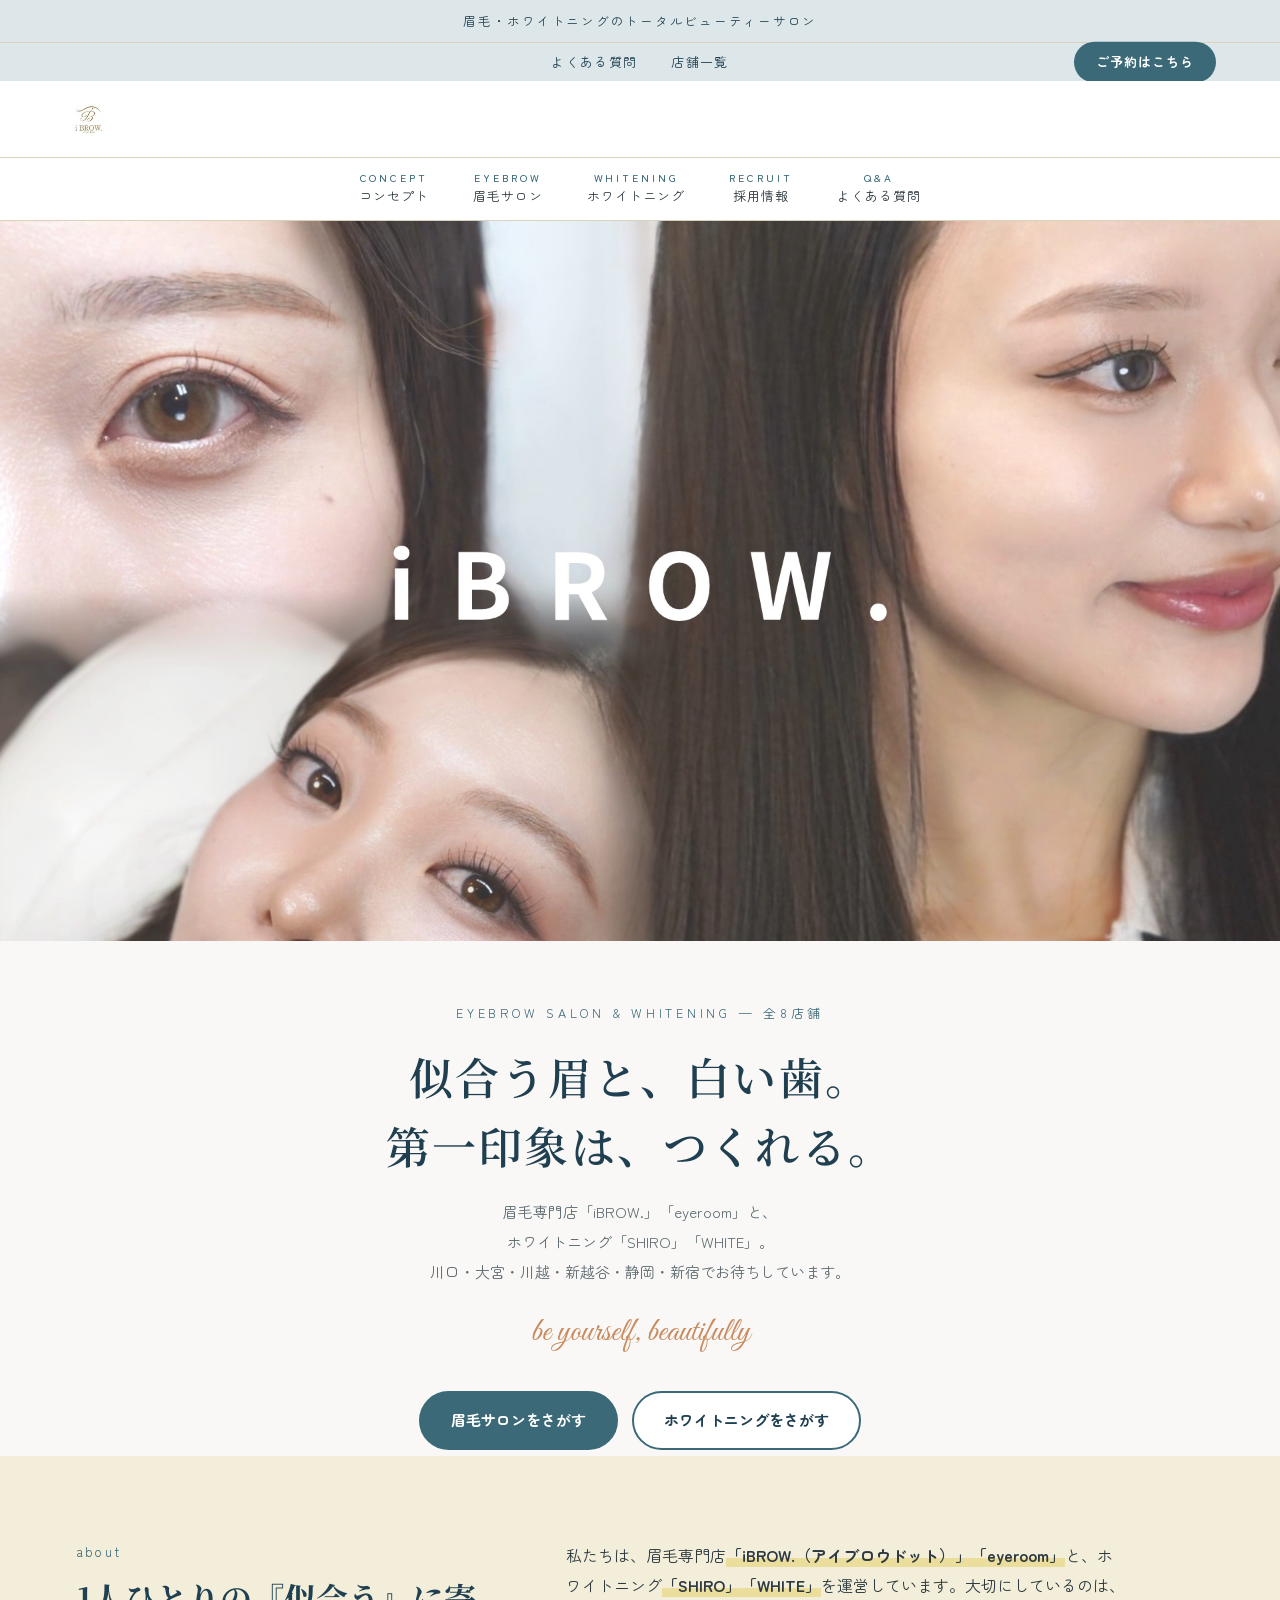
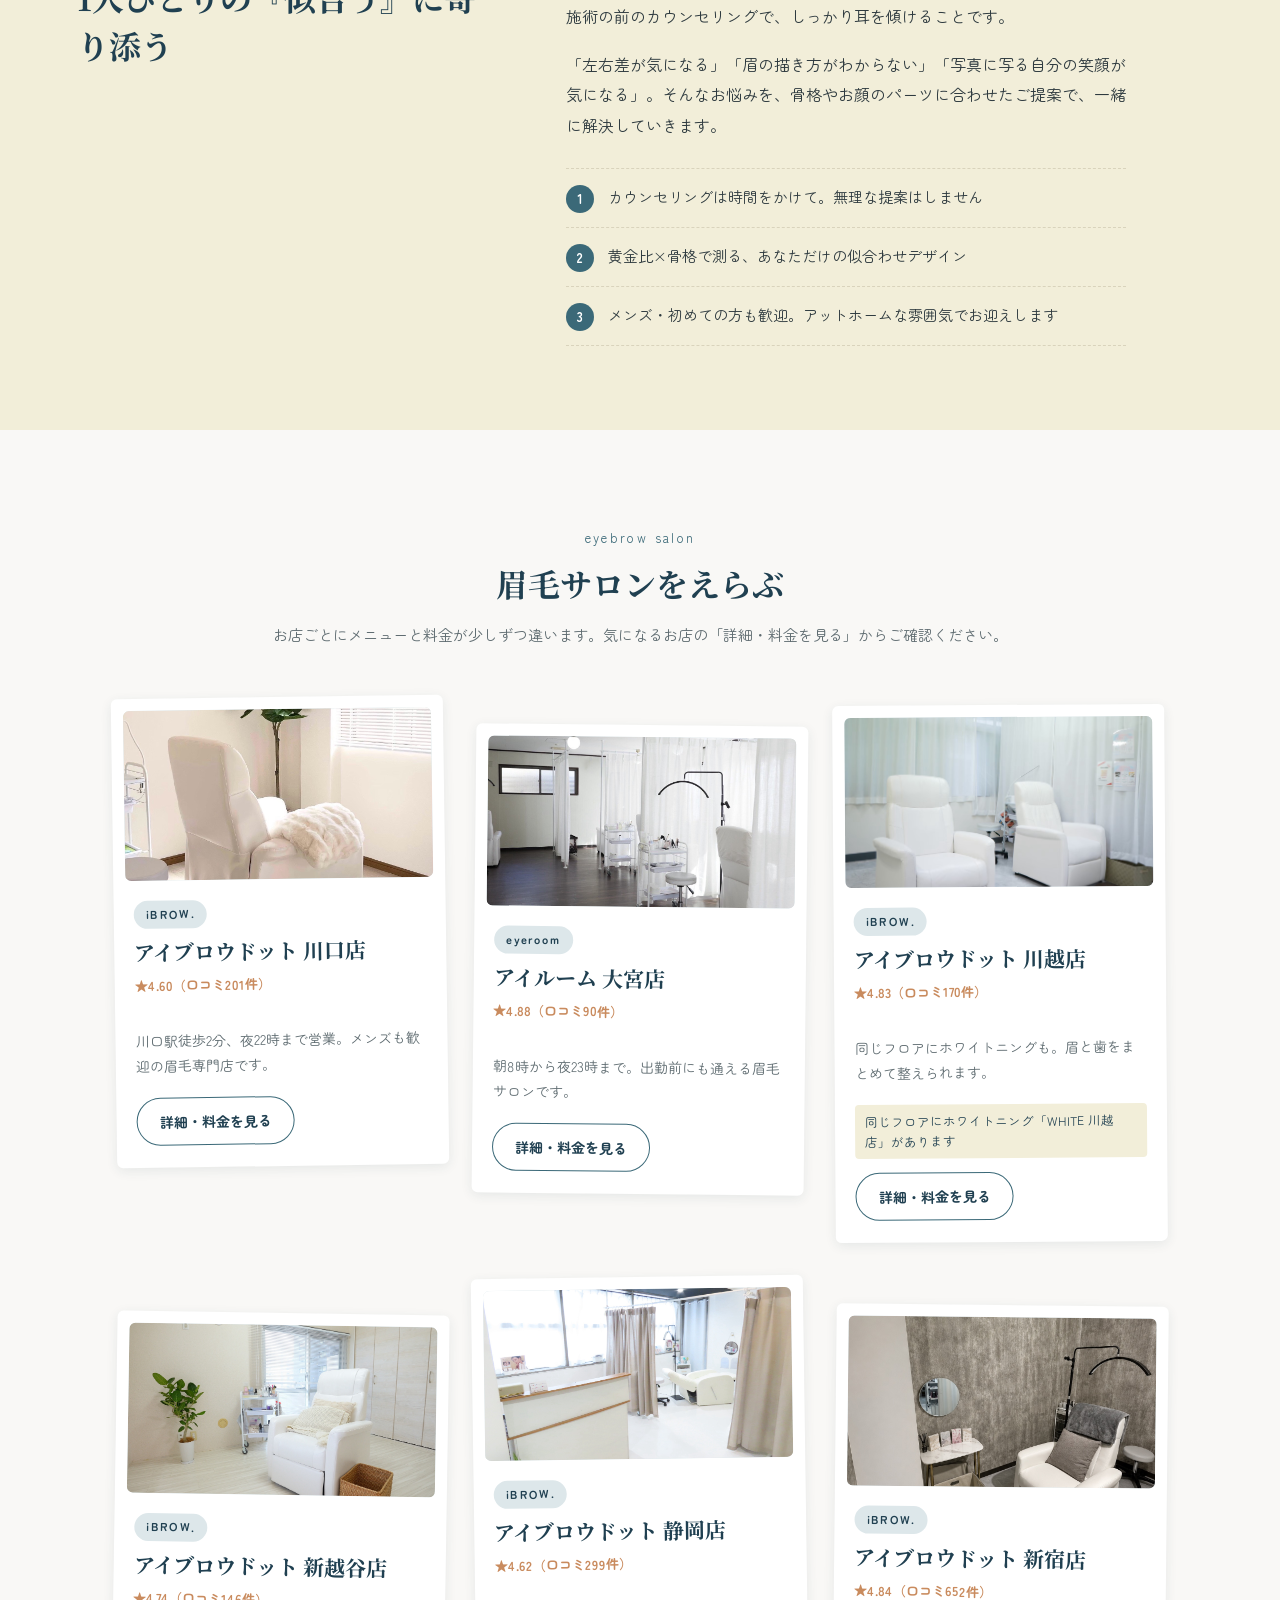
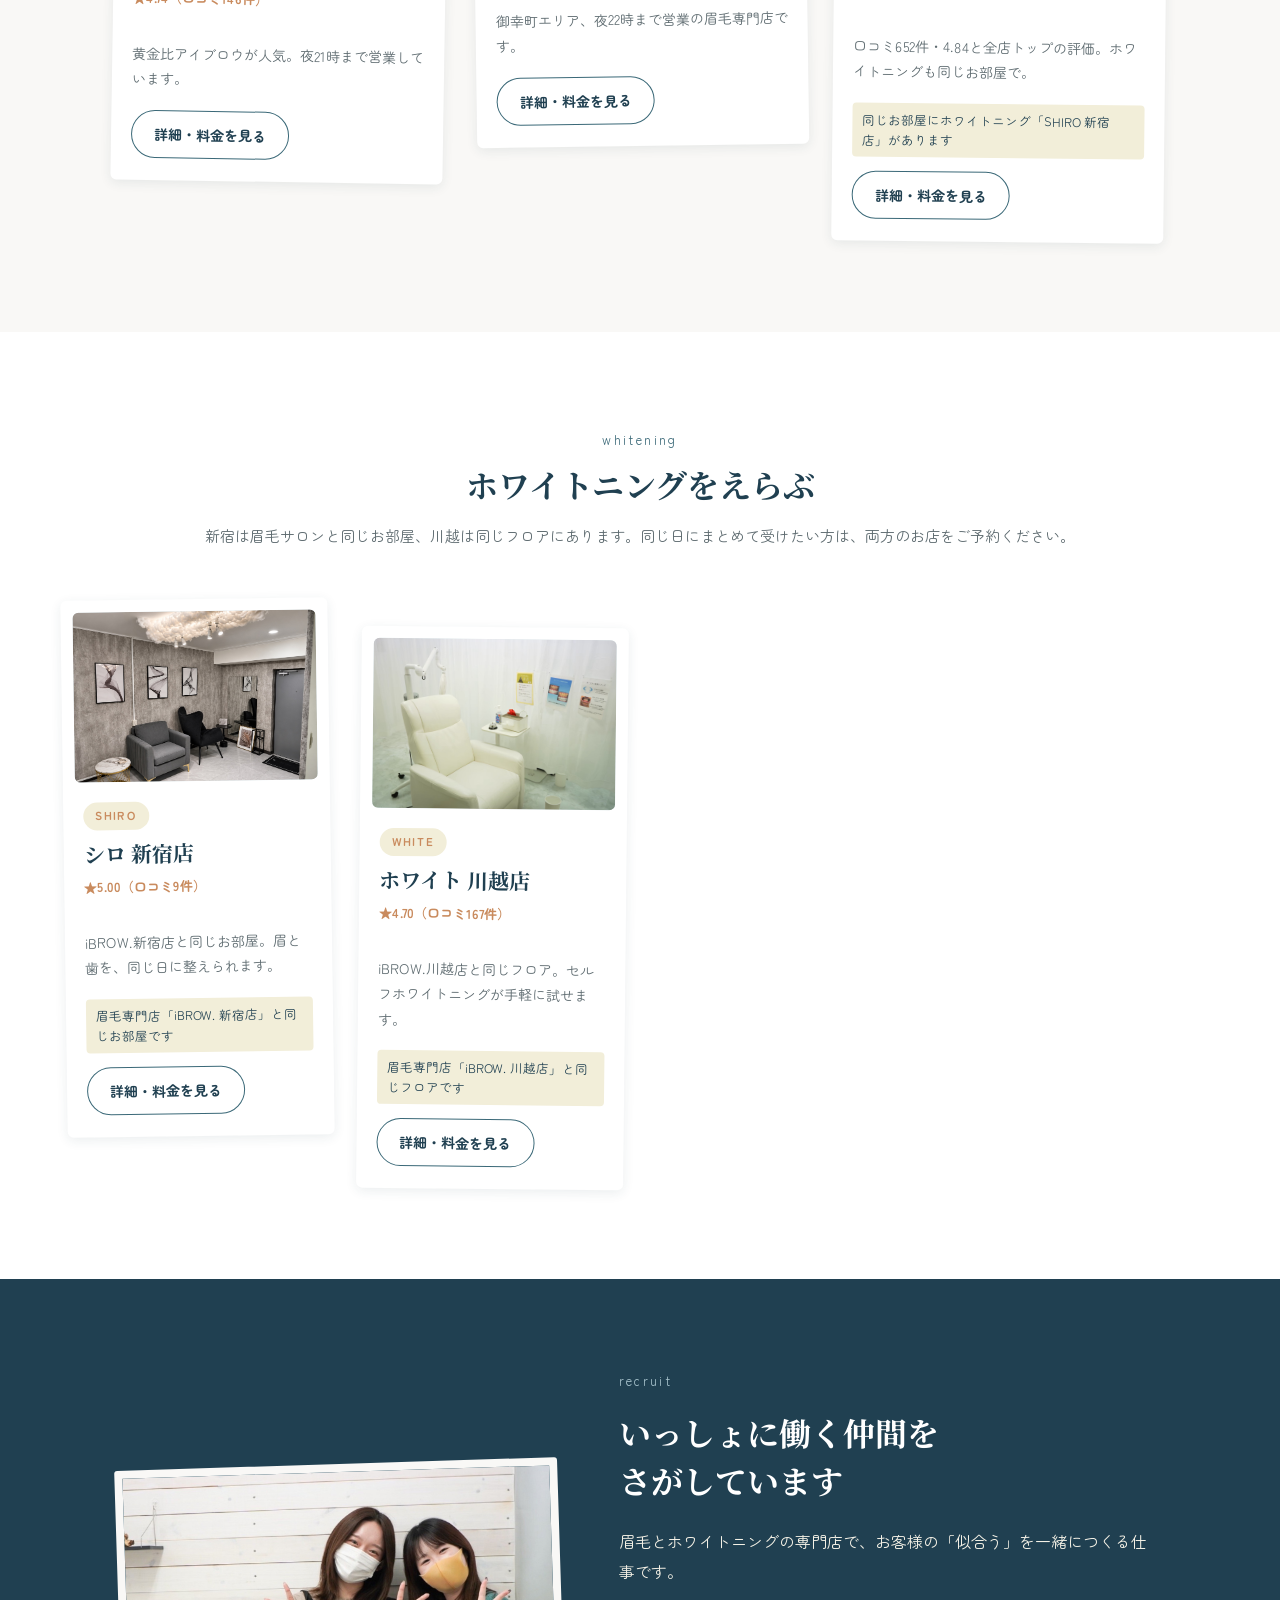
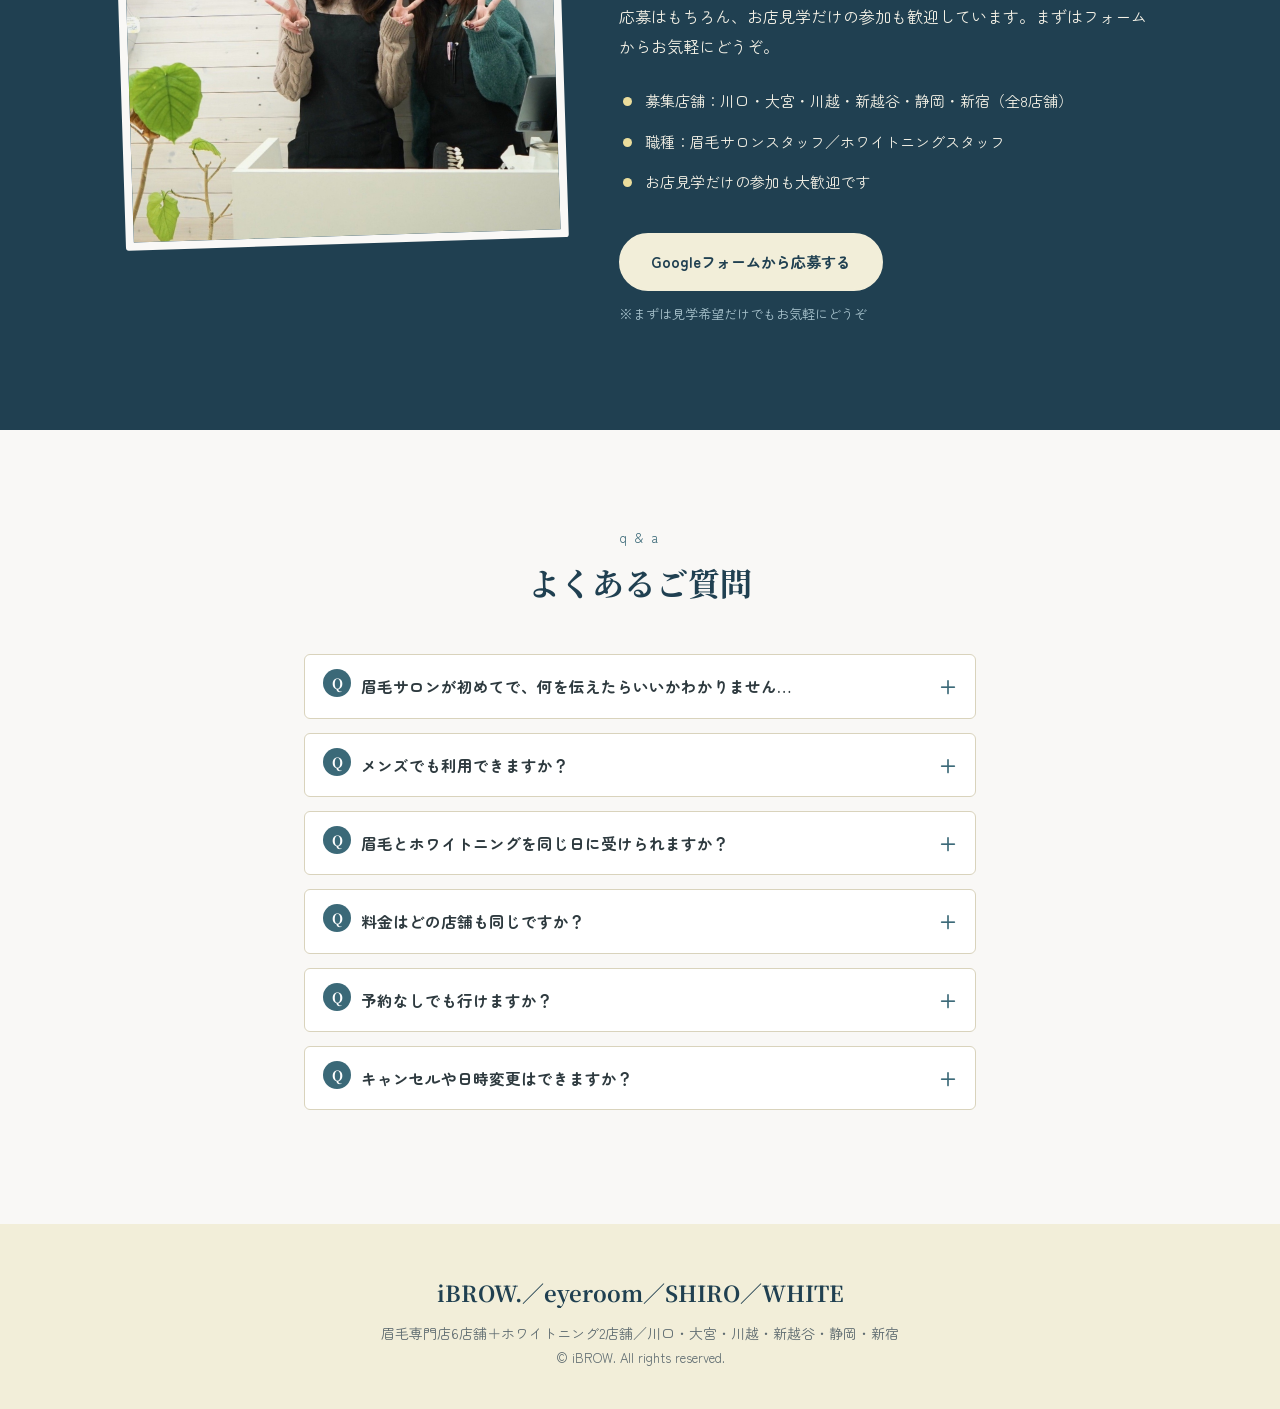
<file: index.html>
<!DOCTYPE html>
<html lang="ja">
<head>
  <meta charset="UTF-8">
  <meta name="viewport" content="width=device-width, initial-scale=1">
  <title>iBROW.・eyeroom・SHIRO・WHITE｜眉毛専門店＆ホワイトニング 全8店舗</title>
  <meta name="description" content="似合う眉と、白い歯。第一印象は、つくれる。眉毛専門店 iBROW.（アイブロウドット）・eyeroom と、ホワイトニング SHIRO・WHITE の公式サイト。川口・大宮・川越・新越谷・静岡・新宿の全8店舗。">
  <link rel="preconnect" href="https://fonts.googleapis.com">
  <link rel="preconnect" href="https://fonts.gstatic.com" crossorigin>
  <link href="https://fonts.googleapis.com/css2?family=Noto+Serif+JP:wght@500;700&family=Zen+Maru+Gothic:wght@400;500;700&family=Great+Vibes&display=swap" rel="stylesheet">
  <link rel="stylesheet" href="style.css">
</head>
<body>

<div class="band band-main">眉毛・ホワイトニングのトータルビューティーサロン</div>
<div class="band band-sub">
  <div class="band-links">
    <a href="#faq">よくある質問</a>
    <a href="#eyebrow">店舗一覧</a>
  </div>
  <a class="band-btn" href="#eyebrow">ご予約はこちら</a>
</div>
<header class="site-header">
  <a href="#top" class="logo"><img class="logo-img" src="images/logo-ibrow.jpg" alt="iBROW."></a>
</header>
<nav class="main-nav" aria-label="メインメニュー">
  <a href="#about"><span>CONCEPT</span>コンセプト</a>
  <a href="#eyebrow"><span>EYEBROW</span>眉毛サロン</a>
  <a href="#whitening"><span>WHITENING</span>ホワイトニング</a>
  <a href="#recruit"><span>RECRUIT</span>採用情報</a>
  <a href="#faq"><span>Q&amp;A</span>よくある質問</a>
</nav>

<main>
  <!-- ========== トップビュー ========== -->
  <div id="top-view">

    <section class="hero-fv" id="top">
      <div class="hero-fv-photo photo" data-label="メインビジュアル">
        <img class="fv-slide is-active" src="images/hero-1.jpg" alt="サロンのメインビジュアル" onerror="this.remove()">
        <img class="fv-slide" src="images/hero-2.jpg" alt="" onerror="this.remove()">
      </div>
    </section>

    <section class="fv-message">
      <p class="fm-over">EYEBROW SALON &amp; WHITENING — 全8店舗</p>
      <h1>似合う眉と、白い歯。<br>第一印象は、つくれる。</h1>
      <p class="fm-lead">眉毛専門店「iBROW.」「eyeroom」と、<br>ホワイトニング「SHIRO」「WHITE」。<br>川口・大宮・川越・新越谷・静岡・新宿でお待ちしています。</p>
      <p class="fm-script">be yourself, beautifully</p>
      <div class="btn-row">
        <a href="#eyebrow" class="btn btn-primary">眉毛サロンをさがす</a>
        <a href="#whitening" class="btn btn-outline">ホワイトニングをさがす</a>
      </div>
</section>

    <section class="about" id="about">
      <div class="section-head left">
        <p class="eyebrow">about</p>
        <h2>1人ひとりの『似合う』に寄り添う</h2>
      </div>
      <div class="about-body">
        <p>私たちは、眉毛専門店<strong>「iBROW.（アイブロウドット）」「eyeroom」</strong>と、ホワイトニング<strong>「SHIRO」「WHITE」</strong>を運営しています。大切にしているのは、施術の前のカウンセリングで、しっかり耳を傾けることです。</p>
        <p>「左右差が気になる」「眉の描き方がわからない」「写真に写る自分の笑顔が気になる」。そんなお悩みを、骨格やお顔のパーツに合わせたご提案で、一緒に解決していきます。</p>
        <ul class="about-points">
          <li><span>1</span>カウンセリングは時間をかけて。無理な提案はしません</li>
          <li><span>2</span>黄金比×骨格で測る、あなただけの似合わせデザイン</li>
          <li><span>3</span>メンズ・初めての方も歓迎。アットホームな雰囲気でお迎えします</li>
        </ul>
      </div>
    </section>

    <section class="stores" id="eyebrow">
      <div class="section-head">
        <p class="eyebrow">eyebrow salon</p>
        <h2>眉毛サロンをえらぶ</h2>
        <p class="section-note">お店ごとにメニューと料金が少しずつ違います。気になるお店の「詳細・料金を見る」からご確認ください。</p>
      </div>
      <div class="store-grid" id="eyebrow-grid"><!-- JSで店舗カードを生成 --></div>
    </section>

    <section class="stores alt" id="whitening">
      <div class="section-head">
        <p class="eyebrow">whitening</p>
        <h2>ホワイトニングをえらぶ</h2>
        <p class="section-note">新宿は眉毛サロンと同じお部屋、川越は同じフロアにあります。同じ日にまとめて受けたい方は、両方のお店をご予約ください。</p>
      </div>
      <div class="store-grid" id="whitening-grid"><!-- JSで店舗カードを生成 --></div>
    </section>

    <section class="recruit" id="recruit">
      <div class="recruit-inner">
        <div class="recruit-photo photo" data-label="スタッフ集合写真">
          <img src="images/recruit.jpg" alt="笑顔のスタッフ" onerror="this.remove()">
        </div>
        <div class="recruit-text">
          <p class="eyebrow">recruit</p>
          <h2>いっしょに働く仲間を<br>さがしています</h2>
          <p>眉毛とホワイトニングの専門店で、お客様の「似合う」を一緒につくる仕事です。</p>
          <p>応募はもちろん、お店見学だけの参加も歓迎しています。まずはフォームからお気軽にどうぞ。</p>
          <ul class="recruit-list">
            <li>募集店舗：川口・大宮・川越・新越谷・静岡・新宿（全8店舗）</li>
            <li>職種：眉毛サロンスタッフ／ホワイトニングスタッフ</li>
            <li>お店見学だけの参加も大歓迎です</li>
          </ul>
          <a href="https://docs.google.com/forms/d/e/1FAIpQLScioyRLbJinTWCiEUjoCBJADLF4UkJIu0IgXylwB3P2kunfPg/viewform?usp=publish-editor" class="btn btn-primary" target="_blank" rel="noopener">Googleフォームから応募する</a>
          <p class="small">※まずは見学希望だけでもお気軽にどうぞ</p>
        </div>
      </div>
    </section>

    <section class="faq" id="faq">
      <div class="section-head">
        <p class="eyebrow">Q &amp; A</p>
        <h2>よくあるご質問</h2>
      </div>
      <div class="faq-list">
        <details>
          <summary>眉毛サロンが初めてで、何を伝えたらいいかわかりません…</summary>
          <p>大丈夫です。カウンセリングで骨格やお顔のパーツの黄金比を測り、似合う眉をご提案します。「左右差が気になる」「描き方がわからない」など、普段のお悩みをそのままお話しください。</p>
        </details>
        <details>
          <summary>メンズでも利用できますか？</summary>
          <p>はい。メンズ専用メニューを用意している店舗もあります（川口店など）。清潔感のある似合わせ眉は、ビジネスシーンでも好評です。各店舗ページのメニューをご確認ください。</p>
        </details>
        <details>
          <summary>眉毛とホワイトニングを同じ日に受けられますか？</summary>
          <p>新宿（同じお部屋）と川越（同じフロア）では、両方のお店が同じ場所にあります。それぞれの店舗ページからご予約いただければ、同じ日にまとめて受けられます。</p>
        </details>
        <details>
          <summary>料金はどの店舗も同じですか？</summary>
          <p>店舗ごとに少しずつ異なります。各店舗ページの料金表と、ホットペッパービューティーのクーポンをご確認ください。</p>
        </details>
        <details>
          <summary>予約なしでも行けますか？</summary>
          <p>完全予約制の店舗もあるため、ホットペッパービューティーからのご予約がおすすめです。当日予約に対応している店舗もあります。</p>
        </details>
        <details>
          <summary>キャンセルや日時変更はできますか？</summary>
          <p>ホットペッパービューティーの予約画面から変更・キャンセルが可能です。急な場合はお店に直接お電話ください。</p>
        </details>
      </div>
    </section>
  </div>

  <!-- ========== 店舗詳細ビュー ========== -->
  <div id="detail-view" hidden>
    <article class="detail" id="detail-article"><!-- JSで生成 --></article>
  </div>
</main>

<footer class="site-footer">
  <p class="footer-logo">iBROW.／eyeroom／SHIRO／WHITE</p>
  <p>眉毛専門店6店舗＋ホワイトニング2店舗／川口・大宮・川越・新越谷・静岡・新宿</p>
  <p class="small">&copy; iBROW. All rights reserved.</p>
</footer>

<script>
/* ========= 店舗データ（ホットペッパービューティー掲載情報 2026-11-14時点） ========= */
/* menus は各店の掲載クーポン（2026-11-14に確認、期間限定クーポンは除外）。price は数値（円）、割引表記は priceText で記載 */
const STORES = [
  /* ---------- 眉毛サロン ---------- */
  { id: "kawaguchi", type: "eyebrow", brand: "iBROW.", brandEn: "ibrow",
    name: "アイブロウドット 川口店", rating: "★4.60（口コミ201件）",
    appeal: "川口駅徒歩2分、夜22時まで営業。メンズも歓迎の眉毛専門店です。",
    address: "埼玉県川口市栄町3-1-13 若菜ビル305", access: "JR川口駅 東口より徒歩2分", tel: "048-229-2369",
    hours: "9:00～22:00", closed: "不定休",
    comment: "骨格やお顔のパーツの黄金比をもとに、あなたに合う美眉をご提案します。自眉を活かす施術なので、日々のメイクが簡単になります。",
    hp: "https://beauty.hotpepper.jp/kr/slnH000753013/",
    menus: [
      { name: "美眉アイブロウWAX＋毛量調整", note: "人気No.1", price: 4980 },
      { name: "美眉アイブロウWAX（女性・新規）", note: "", price: 4200 },
      { name: "美眉アイブロウWAX（男性・新規）", note: "男性限定", price: 4200 },
      { name: "眉毛＋パーツ脱毛", note: "当店No.2／鼻 or 口 or Cゾーン", price: 4500 },
      { name: "美眉ワックス脱毛（U24学割）", note: "学生証の提示が必要です", price: 4000 },
      { name: "メンズ美眉ワックス脱毛", note: "男性・2回目以降", price: 5980 },
      { name: "美眉ワックス脱毛＋間引きセット", note: "2回目以降の方", price: 6200 },
      { name: "美眉ワックス脱毛（学割U24）", note: "リピーター限定", price: 4980 },
      { name: "眉毛＋全顔ワックス脱毛", note: "", price: 12000 }
    ] },
  { id: "omiya", type: "eyebrow", brand: "eyeroom", brandEn: "eyeroom",
    name: "アイルーム 大宮店", rating: "★4.88（口コミ90件）",
    appeal: "朝8時から夜23時まで。出勤前にも通える眉毛サロンです。",
    address: "埼玉県さいたま市大宮区東町1丁目146-2 ラプラド1F", tel: "048-871-6562",
    hours: "8:00～23:00", closed: "不定休",
    comment: "ホットペッパービューティーの口コミは4.88と、全店でもトップクラスの評価をいただいています。",
    hp: "https://beauty.hotpepper.jp/kr/slnH000818984/",
    menus: [
      { name: "美眉アイブロウWAX＋間引き（毛量調整）", note: "人気No.1", price: 4980 },
      { name: "美眉アイブロウWAX（女性）", note: "新規", price: 4400 },
      { name: "美眉アイブロウWAX（男性）", note: "男性限定・新規", price: 4500 },
      { name: "眉毛＋パーツ脱毛", note: "人気No.2／鼻 or 口 or Cゾーン", price: 4980 },
      { name: "眉毛＋全顔ワックス脱毛", note: "", price: 13000 },
      { name: "美眉ワックス脱毛", note: "リピーター限定", price: 5500 },
      { name: "美眉ワックス脱毛＋間引き（毛量調整）", note: "2回目以降", price: 6300 },
      { name: "美眉ワックス脱毛（学割U24）", note: "リピーター限定", price: 4980 },
      { name: "美眉アイブロウスタイリング相談", note: "相談後にメニューを決定", priceText: "無料" }
    ] },
  { id: "kawagoe", type: "eyebrow", brand: "iBROW.", brandEn: "ibrow",
    name: "アイブロウドット 川越店", rating: "★4.83（口コミ170件）",
    appeal: "同じフロアにホワイトニングも。眉と歯をまとめて整えられます。",
    pair: "同じフロアにホワイトニング「WHITE 川越店」があります",
    address: "埼玉県川越市新宿町1-1-13 大谷ビル2F", tel: "049-238-4490",
    hours: "10:00～21:00", closed: "不定休",
    comment: "ホットペッパービューティーの口コミは4.83（170件）と高評価をいただいています。",
    hp: "https://beauty.hotpepper.jp/kr/slnH000685765/",
    menus: [
      { name: "女性アイブロウWAX＋パーツ脱毛", note: "人気No.1／額 or 頬", price: 5500 },
      { name: "女性アイブロウWAX＋パーツ脱毛", note: "人気No.2／鼻 or 口 or Cゾーン", price: 5000 },
      { name: "美眉アイブロウスタイリング", note: "新規", price: 4880 },
      { name: "メンズアイブロウ眉毛スタイリング", note: "男性・新規", priceText: "￥5,500 → ￥4,980" },
      { name: "男性アイブロウスタイリング＋パーツ脱毛", note: "男性限定・新規／額 or 頬", price: 6500 },
      { name: "まつげパーマ", note: "新規／トリートメント or アイシャンプー込", price: 5000 },
      { name: "アイブロウWAX＋まつげパーマ", note: "新規", price: 8800 },
      { name: "選べるまつげパーマ", note: "2回目以降", price: 5500 },
      { name: "アイブロウスタイリング（女性）", note: "再来", price: 5500 },
      { name: "メンズアイブロウ眉毛スタイリング", note: "男性・再来", price: 5980 },
      { name: "アイブロウスタイリング", note: "学割U24・男性・再来", price: 5500 }
    ] },
  { id: "shinkoshigaya", type: "eyebrow", brand: "iBROW.", brandEn: "ibrow",
    name: "アイブロウドット 新越谷店", rating: "★4.74（口コミ146件）",
    appeal: "黄金比アイブロウが人気。夜21時まで営業しています。",
    address: "埼玉県越谷市南越谷4丁目8-6 キャピタル新越谷405号室", tel: "048-972-4508",
    hours: "9:00～21:00", closed: "不定休",
    comment: "ホットペッパービューティーの口コミは4.74（146件）と高評価をいただいています。",
    hp: "https://beauty.hotpepper.jp/kr/slnH000777968/",
    menus: [
      { name: "黄金比アイブロウWAX＋毛量調整", note: "人気No.1", price: 4780 },
      { name: "美眉アイブロウスタイリング", note: "女性・新規", price: 3880 },
      { name: "骨格診断つきアイブロウスタイリング", note: "男性限定・新規", price: 3980 },
      { name: "アイブロウスタイリング", note: "平日・当日予約限定／新規", price: 3600 },
      { name: "アイブロウスタイリング＋パーツ脱毛", note: "女性・新規／鼻 or 口 or Cゾーン", price: 4780 },
      { name: "アイブロウスタイリング＋顔WAX脱毛", note: "女性・新規／額 or 頬周り", price: 5780 },
      { name: "アイブロウスタイリング＋顔WAX脱毛", note: "女性・新規／額＋Cゾーン", price: 6380 },
      { name: "アイブロウスタイリング＋顔WAX脱毛", note: "メンズ・新規／額＋Cゾーン", price: 6480 },
      { name: "デザイン選べるまつげパーマ", note: "新規", price: 4500 },
      { name: "上下まつげパーマ", note: "新規", price: 7500 },
      { name: "アイブロウスタイリング＋まつげパーマ", note: "新規", price: 7500 },
      { name: "アイブロウスタイリング＋間引きセット", note: "2回目以降", price: 6100 },
      { name: "アイブロウスタイリング＋パーツWAX脱毛", note: "2回目以降／鼻 or Cゾーン or 口", price: 6100 },
      { name: "アイブロウスタイリング（女性限定）", note: "再来", price: 5200 },
      { name: "メンズアイブロウスタイリング", note: "再来", price: 5500 },
      { name: "完全オーダーメイド診断", note: "施術料金は別途", priceText: "無料" }
    ] },
  { id: "shizuoka", type: "eyebrow", brand: "iBROW.", brandEn: "ibrow",
    name: "アイブロウドット 静岡店", rating: "★4.62（口コミ299件）",
    appeal: "御幸町エリア、夜22時まで営業の眉毛専門店です。",
    address: "静岡県静岡市葵区御幸町4-2 ポワソンビル3B", tel: "054-270-7434",
    hours: "10:00～22:00（最終受付21:00）", closed: "不定休",
    comment: "ホットペッパービューティーの口コミは299件と、多くのお客様にご利用いただいています。",
    hp: "https://beauty.hotpepper.jp/kr/slnH000735936/",
    menus: [
      { name: "アイブロウ＋パーツ脱毛", note: "人気No.1／鼻 or 口 or Cゾーン", price: 4700 },
      { name: "アイブロウスタイリング＋間引きセット", note: "新規", price: 4600 },
      { name: "アイブロウスタイリング＋顔WAX脱毛", note: "新規／額 or 頬周り", price: 5700 },
      { name: "選べるまつ毛パーマ＆アイブロウWAX", note: "新規", price: 8000 },
      { name: "アイブロウスタイリング", note: "再来", price: 5500 },
      { name: "アイブロウ＋間引きセット", note: "全員", price: 6000 },
      { name: "アイブロウ＋パーツ脱毛", note: "全員", price: 6600 },
      { name: "アイブロウ＋顔WAX脱毛", note: "全員／額 or 頬周り", price: 6980 },
      { name: "アイブロウスタイリング＋全顔WAX脱毛", note: "全員", price: 10500 },
      { name: "美眉アイブロウWAX", note: "学割U24／骨格診断つき", price: 4980 },
      { name: "美眉アイブロウスタイリング相談", note: "相談後にメニューを決定", priceText: "無料" }
    ] },
  { id: "shinjuku", type: "eyebrow", brand: "iBROW.", brandEn: "ibrow",
    name: "アイブロウドット 新宿店", rating: "★4.84（口コミ652件）",
    appeal: "口コミ652件・4.84と全店トップの評価。ホワイトニングも同じお部屋で。",
    pair: "同じお部屋にホワイトニング「SHIRO 新宿店」があります",
    address: "東京都新宿区西新宿7丁目5-6 新宿ダイカンプラザ756 301号室", tel: "03-5937-6537",
    hours: "10:00～23:00", closed: "不定休",
    comment: "ホットペッパービューティーの口コミは4.84（652件）。多くのリピーター様に支えられている店舗です。",
    hp: "https://beauty.hotpepper.jp/kr/slnH000749485/",
    menus: [
      { name: "眉毛アイブロウWAXデザイン＋間引き", note: "人気No.1・新規", price: 5200 },
      { name: "眉毛アイブロウWAXデザイン", note: "初めての方・新規", price: 4200 },
      { name: "眉毛アイブロウWAXデザイン", note: "当日予約限定・新規", priceText: "￥4,500 → ￥3,980" },
      { name: "眉毛アイブロウWAXデザイン（女性）", note: "平日限定・新規", price: 4000 },
      { name: "眉毛アイブロウWAXデザイン（男性）", note: "平日限定・新規", price: 4000 },
      { name: "眉毛アイブロウWAXデザイン＋パーツ脱毛", note: "新規／鼻 or 口 or Cゾーン", price: 5200 },
      { name: "眉毛アイブロウWAXデザイン＋顔WAX脱毛", note: "新規／額 or 頬周り", price: 6200 },
      { name: "デザイン選べるオリジナルまつげパーマ", note: "新規", price: 4500 },
      { name: "韓国風束感まつげパーマ", note: "新規／アイシャンプー＆トリートメント込", price: 5400 },
      { name: "眉毛アイブロウ＋まつげパーマ", note: "新規", price: 8980 },
      { name: "眉毛アイブロウWAXデザイン＋間引き", note: "全員", price: 5980 },
      { name: "眉毛アイブロウWAXデザイン（女性）", note: "女性・再来限定", price: 4980 },
      { name: "眉毛アイブロウWAXデザイン＋全顔WAX脱毛", note: "全員", price: 12000 },
      { name: "デザイン選べるオリジナルまつげパーマ", note: "2回目以降", price: 5200 },
      { name: "眉毛アイブロウWAXデザイン", note: "学割U24", price: 3800 }
    ] },

  /* ---------- ホワイトニング ---------- */
  { id: "shinjuku-shiro", type: "whitening", brand: "SHIRO", brandEn: "shiro",
    name: "シロ 新宿店", rating: "★5.00（口コミ9件）",
    appeal: "iBROW.新宿店と同じお部屋。眉と歯を、同じ日に整えられます。",
    pair: "眉毛専門店「iBROW. 新宿店」と同じお部屋です",
    address: "東京都新宿区西新宿7-5-6 新宿ダイカンプラザ756 301号室", tel: "070-3152-4710",
    hours: "10:00～21:00", closed: "不定休",
    comment: "ホットペッパービューティーの口コミは5.00（9件）。眉毛とあわせてのご利用も増えています。",
    hp: "https://beauty.hotpepper.jp/kr/slnH000818615/",
    menus: [
      { name: "回数券コース", note: "人気No.1／20分×20回", priceText: "￥69,800 → ￥38,800" },
      { name: "回数券コース", note: "人気No.3／20分×10回", priceText: "￥34,900 → ￥28,800" },
      { name: "WHITEプレミアム美白コース", note: "新規／60分照射", priceText: "￥29,800 → ￥14,800" },
      { name: "セルフホワイトニング", note: "新規／17分×2回", priceText: "￥6,000 → ￥2,500" },
      { name: "セルフホワイトニング", note: "学割U24・新規／17分×2回", priceText: "￥6,980 → ￥2,000" },
      { name: "ブライダル 1Day集中コース", note: "新規／20分×3回", price: 9800 },
      { name: "美白セルフホワイトニング", note: "全員／照射40分", price: 6980 },
      { name: "ペア来店予約", note: "全員／15分×2回照射・予約時はお電話ください", priceText: "￥9,960 → ￥4,980" },
      { name: "セルフホワイトニング（歯科提携）", note: "当日ご成約の方限定", priceText: "￥2,500 → ￥0" },
      { name: "回数券の会員様限定（ご予約用）", note: "回数券をお持ちの方専用", priceText: "￥0" }
    ] },
  { id: "kawagoe-white", type: "whitening", brand: "WHITE", brandEn: "white",
    name: "ホワイト 川越店", rating: "★4.70（口コミ167件）",
    appeal: "iBROW.川越店と同じフロア。セルフホワイトニングが手軽に試せます。",
    pair: "眉毛専門店「iBROW. 川越店」と同じフロアです",
    address: "埼玉県川越市新宿町1-1-13 大谷ビル2F", tel: "080-8117-6303",
    hours: "10:00～23:00", closed: "不定休",
    comment: "ホットペッパービューティーの口コミは4.70（167件）と高評価をいただいています。",
    hp: "https://beauty.hotpepper.jp/kr/slnH000685764/",
    menus: [
      { name: "セルフホワイトニング", note: "人気No.1／20分×2回", priceText: "￥6,000 → ￥2,500" },
      { name: "回数券10回券", note: "当店人気No.1／40分×10回", priceText: "￥80,000 → ￥40,000" },
      { name: "セルフホワイトニング 照射30分", note: "学割U24・人気No.2", price: 1500 },
      { name: "1日完結セルフホワイトニング", note: "新規／1日で白くしたい方へ", price: 6980 },
      { name: "セルフホワイトニング", note: "誕生日月限定・新規", priceText: "￥1,980 → ￥500" },
      { name: "セルフホワイトニング", note: "ご紹介様限定・新規", price: 1000 },
      { name: "ブライダル 1Day集中コース", note: "20分×3回", price: 9800 },
      { name: "セルフホワイトニング 30分", note: "学割U24", price: 6000 },
      { name: "無料カウンセリング", note: "メニューはご来店後に相談", priceText: "無料" },
      { name: "回数券の会員様限定（ご予約用）", note: "回数券をご購入の方限定", priceText: "￥0" }
    ] }
];

/* ========= 描画 ========= */
const yen = n => "¥" + n.toLocaleString("ja-JP");
const esc = s => String(s).replace(/[&<>"']/g, c => ({"&":"&amp;","<":"&lt;",">":"&gt;",'"':"&quot;","'":"&#39;"}[c]));
const SITE_TITLE = "iBROW.・eyeroom・SHIRO・WHITE｜眉毛専門店＆ホワイトニング 全8店舗";

function cardHTML(s) {
  return `
    <article class="store-card">
      <figure class="photo" data-label="${esc(s.name)}">
        <img src="images/${s.id}.jpg" alt="${esc(s.name)}の店内" loading="lazy" onerror="this.remove()">
      </figure>
      <div class="store-card-body">
        <span class="brand-tag${s.type === "whitening" ? " white" : ""}">${esc(s.brand)}</span>
        <h3>${esc(s.name)}</h3>
        <p class="rating">${esc(s.rating)}</p>
        <p>${esc(s.appeal)}</p>
        ${s.pair ? `<div class="pair">${esc(s.pair)}</div>` : ""}
        <a href="#store-${s.id}" class="btn btn-outline">詳細・料金を見る</a>
      </div>
    </article>`;
}

function renderCards() {
  document.getElementById("eyebrow-grid").innerHTML =
    STORES.filter(s => s.type === "eyebrow").map(cardHTML).join("");
  document.getElementById("whitening-grid").innerHTML =
    STORES.filter(s => s.type === "whitening").map(cardHTML).join("");
}

function renderDetail(s) {
  const rows = s.menus.map(m => `
    <tr><th scope="row">${esc(m.name)}${m.note ? `<small>${esc(m.note)}</small>` : ""}</th><td>${m.priceText ? esc(m.priceText) : yen(m.price) + '<span class="tax">〜（税込）</span>'}</td></tr>`).join("");
  const others = STORES.filter(o => o.id !== s.id).map(o => `<a href="#store-${o.id}">${esc(o.name)}</a>`).join("");
  document.getElementById("detail-article").innerHTML = `
    <a href="#${s.type === "whitening" ? "whitening" : "eyebrow"}" class="back">← お店一覧にもどる</a>
    <div class="detail-head">
      <div>
        <p class="eyebrow">${esc(s.brandEn)}</p>
        <h2>${esc(s.name)}</h2>
        <p class="detail-appeal">${esc(s.appeal)}</p>
        <p class="rating">${esc(s.rating)} ※ホットペッパー掲載</p>
      </div>
      <figure class="photo" data-label="${esc(s.name)}">
        <img src="images/${s.id}.jpg" alt="${esc(s.name)}の店内" onerror="this.remove()">
      </figure>
    </div>

    <div class="detail-cols">
      <section class="price-box">
        <h3>${esc(s.name)} メニューと料金</h3>
        <table class="price-table"><tbody>${rows}</tbody></table>
        <p class="small">※料金はホットペッパービューティー掲載クーポン（2026年11月14日時点）をもとにしています。最新の内容は店舗ページでご確認ください。</p>
      </section>

      <section class="info-box">
        <h3>お店の情報</h3>
        <dl>
          <dt>営業時間</dt><dd>${esc(s.hours)}</dd>
          <dt>定休日</dt><dd>${esc(s.closed)}</dd>
          <dt>住所</dt><dd>${esc(s.address)}</dd>
          ${s.access ? `<dt>アクセス</dt><dd>${esc(s.access)}</dd>` : ""}
          <dt>電話</dt><dd>${esc(s.tel)}</dd>
        </dl>
        <p class="staff-comment">${esc(s.comment)}</p>
        <a href="${s.hp}" class="btn btn-primary btn-wide" target="_blank" rel="noopener">${esc(s.name)}をHotPepperで予約する</a>
      </section>
    </div>

    <div class="other-stores">
      <p>ほかのお店も見てみる</p>
      <div>${others}</div>
    </div>`;
}

/* ========= 画面切り替え（ハッシュで制御） ========= */
const topView = document.getElementById("top-view");
const detailView = document.getElementById("detail-view");

function route() {
  const hash = location.hash;
  if (hash.startsWith("#store-")) {
    const store = STORES.find(s => "#store-" + s.id === hash);
    if (store) {
      renderDetail(store);
      topView.hidden = true;
      detailView.hidden = false;
      document.title = store.name + "｜眉毛専門店＆ホワイトニング";
      window.scrollTo({ top: 0, behavior: "smooth" });
      return;
    }
  }
  detailView.hidden = true;
  topView.hidden = false;
  document.title = SITE_TITLE;
  const target = hash && hash !== "#top" ? document.querySelector(hash) : null;
  if (target) target.scrollIntoView({ behavior: "smooth" });
  else window.scrollTo({ top: 0, behavior: "smooth" });
}

renderCards();
window.addEventListener("hashchange", route);
route();
</script>

  <script>
  // FVスライド：約6秒ごとにゆっくりクロスフェード
  (function () {
    var slides = document.querySelectorAll(".fv-slide");
    if (slides.length < 2) return;
    if (window.matchMedia("(prefers-reduced-motion: reduce)").matches) return;
    var i = 0;
    setInterval(function () {
      slides[i].classList.remove("is-active");
      i = (i + 1) % slides.length;
      slides[i].classList.add("is-active");
    }, 6000);
  })();
  </script>
</body>
</html>
</file>
<file: style.css>
/* style.css — 本制作たたき台v2（仮制作 style.css をベースに、2事業対応の追加分を末尾に記載） */

:root {
  --blue: #3B6978;
  --blue-deep: #204051;
  --blue-pale: #DDE7EA;
  --bg: #F9F8F6;
  --bg-warm: #F2EED9;
  --text: #2E3A3F;
  --text-soft: #5E6B70;
  --line: #D9D3BC;
  --accent: #C98B5E; /* 手書きメモ・差し色（くすんだ茶オレンジ） */
  --radius: 6px;
  --font-body: "Zen Maru Gothic", "Hiragino Maru Gothic ProN", "Yu Gothic", sans-serif;
  --font-serif: "Noto Serif JP", "Yu Mincho", serif;
}

* { box-sizing: border-box; margin: 0; padding: 0; }
html { scroll-behavior: smooth; scroll-padding-top: 80px; }
body {
  font-family: var(--font-body);
  color: var(--text);
  background: var(--bg);
  line-height: 1.9;
  font-size: 16px;
  -webkit-font-smoothing: antialiased;
}
img { max-width: 100%; display: block; }
a { color: inherit; }
ul { list-style: none; }
[hidden] { display: none !important; }
strong { background: linear-gradient(transparent 62%, #EBDD9C 62%); font-weight: 700; }
.small { font-size: 13px; color: var(--text-soft); line-height: 1.7; }

/* ---------- 共通パーツ ---------- */
h1, h2, h3 { font-family: var(--font-serif); color: var(--blue-deep); line-height: 1.5; font-weight: 700; }
.eyebrow {
  font-family: var(--font-body);
  font-size: 13px;
  letter-spacing: .18em;
  color: var(--blue);
  margin-bottom: 8px;
  text-transform: lowercase;
}
.section-head { text-align: center; margin-bottom: 48px; }
.section-head.left { text-align: left; }
.section-head h2 { font-size: clamp(24px, 3.6vw, 32px); }
.section-note { margin-top: 14px; color: var(--text-soft); font-size: 15px; }

.btn {
  display: inline-block;
  padding: 13px 30px;
  border-radius: 40px;
  font-weight: 700;
  font-size: 15px;
  text-decoration: none;
  text-align: center;
  transition: transform .2s, background .2s, color .2s;
}
.btn:hover { transform: translateY(-2px); }
.btn-primary { background: var(--blue); color: #fff; border: 2px solid var(--blue); }
.btn-primary:hover { background: var(--blue-deep); border-color: var(--blue-deep); }
.btn-outline { border: 2px solid var(--blue); color: var(--blue); background: transparent; padding: 10px 22px; font-size: 14px; }
.btn-outline:hover { background: var(--blue); color: #fff; }
.btn-wide { display: block; margin-top: 22px; }

/* 写真：画像がまだ無いときも、やさしい色の枠に店名が出る */
.photo {
  position: relative;
  background: var(--blue-pale);
  overflow: hidden;
  border-radius: var(--radius);
}
.photo::before {
  content: attr(data-label);
  position: absolute; inset: 0;
  display: flex; align-items: center; justify-content: center;
  font-family: var(--font-serif);
  color: var(--blue);
  opacity: .55;
  font-size: 15px;
  letter-spacing: .1em;
}
.photo img { position: relative; width: 100%; height: 100%; object-fit: cover; }

/* ---------- ヘッダー ---------- */
.site-header {
  position: sticky; top: 0; z-index: 50;
  display: flex; justify-content: space-between; align-items: center;
  padding: 14px 5vw;
  background: rgba(249, 248, 246, .96);
  border-bottom: 1px solid var(--line);
}
.logo { text-decoration: none; font-family: var(--font-serif); font-size: 24px; font-weight: 700; color: var(--blue-deep); }
.logo small { font-family: var(--font-body); font-size: 11px; letter-spacing: .15em; margin-left: 8px; color: var(--text-soft); font-weight: 400; }
.gnav { display: flex; gap: 26px; }
.gnav a { text-decoration: none; font-size: 14px; font-weight: 500; padding: 4px 0; border-bottom: 2px solid transparent; }
.gnav a:hover { border-bottom-color: var(--blue); }

/* ---------- ヒーロー ---------- */
.hero {
  display: grid;
  grid-template-columns: 1.05fr 1fr;
  gap: 4vw;
  align-items: center;
  padding: 70px 6vw 90px;
  max-width: 1200px;
  margin: 0 auto;
}
.hero-sub { font-size: 13px; color: var(--text-soft); margin-bottom: 18px; }
.hero h1 { font-size: clamp(28px, 4.6vw, 46px); margin-bottom: 24px; }
.hero-lead { margin-bottom: 34px; color: var(--text-soft); }

.hero-photos { position: relative; height: 460px; }
.photo-a { position: absolute; top: 0; right: 0; width: 72%; height: 330px; transform: rotate(1.5deg); box-shadow: 0 6px 18px rgba(32, 64, 81, .12); }
.photo-b { position: absolute; bottom: 0; left: 0; width: 52%; height: 220px; transform: rotate(-2.5deg); border: 6px solid #fff; box-shadow: 0 6px 18px rgba(32, 64, 81, .14); }
.hand-note {
  position: absolute; bottom: 10px; right: 6%;
  font-family: var(--font-serif);
  color: var(--accent);
  font-size: 17px; line-height: 1.6;
  transform: rotate(-4deg);
}

/* ---------- about ---------- */
.about {
  background: var(--bg-warm);
  padding: 84px 6vw;
  display: grid;
  grid-template-columns: .8fr 1.2fr;
  gap: 5vw;
  max-width: none;
}
.about > * { max-width: 560px; }
.about .section-head { justify-self: end; margin-bottom: 0; }
.about-body p { margin-bottom: 18px; }
.about-points { margin-top: 28px; border-top: 1px dashed var(--line); }
.about-points li { display: flex; gap: 14px; padding: 14px 0; border-bottom: 1px dashed var(--line); font-size: 15px; }
.about-points span {
  flex: none; width: 28px; height: 28px; border-radius: 50%;
  background: var(--blue); color: #fff;
  display: flex; align-items: center; justify-content: center;
  font-size: 13px; font-weight: 700; margin-top: 2px;
}

/* ---------- 店舗一覧（雑誌風にずらす） ---------- */
.stores { padding: 96px 5vw 90px; max-width: 1180px; margin: 0 auto; }
.store-grid { display: grid; grid-template-columns: repeat(auto-fill, minmax(250px, 1fr)); gap: 34px 28px; align-items: start; }
.store-card {
  background: #fff;
  border-radius: var(--radius);
  padding: 12px 12px 22px;
  box-shadow: 0 3px 12px rgba(32, 64, 81, .09);
  transition: transform .25s, box-shadow .25s;
}
.store-card:nth-child(4n+1) { transform: rotate(-.8deg); }
.store-card:nth-child(4n+2) { margin-top: 28px; transform: rotate(.6deg); }
.store-card:nth-child(4n+3) { margin-top: 8px; transform: rotate(-.4deg); }
.store-card:nth-child(4n)   { margin-top: 36px; transform: rotate(.9deg); }
.store-card:hover { transform: rotate(0) translateY(-4px); box-shadow: 0 10px 24px rgba(32, 64, 81, .16); }
.store-card .photo { height: 170px; }
.store-card-body { padding: 16px 8px 0; }
.store-card h3 { font-size: 21px; margin-bottom: 6px; }
.store-card p { font-size: 14px; color: var(--text-soft); line-height: 1.8; margin-bottom: 18px; min-height: 3.6em; }

/* ---------- 店舗詳細 ---------- */
.detail { max-width: 1060px; margin: 0 auto; padding: 44px 5vw 100px; }
.back { display: inline-block; margin-bottom: 30px; font-size: 14px; color: var(--blue); text-decoration: none; border-bottom: 1px solid var(--blue); }
.detail-head { display: grid; grid-template-columns: 1fr 1.1fr; gap: 40px; align-items: center; margin-bottom: 56px; }
.detail-head h2 { font-size: clamp(32px, 5vw, 44px); margin-bottom: 14px; }
.detail-appeal { color: var(--text-soft); }
.detail-head .photo { height: 280px; transform: rotate(1deg); box-shadow: 0 6px 18px rgba(32, 64, 81, .14); }

.detail-cols { display: grid; grid-template-columns: 1.2fr 1fr; gap: 36px; align-items: start; }
.detail h3 { font-size: 20px; margin-bottom: 18px; padding-left: 12px; border-left: 4px solid var(--blue); }
.price-box, .info-box { background: #fff; padding: 30px 28px; border-radius: var(--radius); box-shadow: 0 3px 12px rgba(32, 64, 81, .08); }
.info-box { background: var(--bg-warm); margin-top: 24px; box-shadow: none; }

.price-table { width: 100%; border-collapse: collapse; margin-bottom: 14px; }
.price-table th, .price-table td { padding: 14px 6px; border-bottom: 1px dashed var(--line); text-align: left; vertical-align: middle; }
.price-table th { font-weight: 500; font-size: 15px; }
.price-table th small { display: block; font-size: 12px; color: var(--text-soft); font-weight: 400; }
.price-table td { text-align: right; font-family: var(--font-serif); font-size: 19px; font-weight: 700; color: var(--blue-deep); white-space: nowrap; }
.price-table .tax { font-family: var(--font-body); font-size: 11px; color: var(--text-soft); font-weight: 400; margin-left: 2px; }
.price-table tr:last-child th, .price-table tr:last-child td { border-bottom: none; }

.info-box dl { display: grid; grid-template-columns: 5.5em 1fr; gap: 10px 10px; font-size: 14px; }
.info-box dt { font-weight: 700; color: var(--blue); }
.staff-comment { margin-top: 20px; padding: 12px 14px; background: #fff; border-radius: var(--radius); font-size: 14px; position: relative; }

.other-stores { margin-top: 64px; padding-top: 26px; border-top: 1px dashed var(--line); text-align: center; }
.other-stores p { font-size: 14px; color: var(--text-soft); margin-bottom: 12px; }
.other-stores div { display: flex; flex-wrap: wrap; gap: 10px; justify-content: center; }
.other-stores a { text-decoration: none; font-size: 14px; padding: 6px 16px; border: 1px solid var(--blue); border-radius: 30px; color: var(--blue); }
.other-stores a:hover { background: var(--blue); color: #fff; }

/* ---------- 採用 ---------- */
.recruit { background: var(--blue-deep); color: #F4F1E6; padding: 90px 6vw; }
.recruit-inner { max-width: 1040px; margin: 0 auto; display: grid; grid-template-columns: .9fr 1.1fr; gap: 56px; align-items: center; }
.recruit h2 { color: #fff; font-size: clamp(24px, 3.6vw, 32px); margin-bottom: 22px; }
.recruit .eyebrow { color: #A9C4CE; }
.recruit-text p { margin-bottom: 14px; }
.recruit-photo { height: 380px; transform: rotate(-1.8deg); border: 8px solid #F9F8F6; border-radius: 3px; background: #355A6A; }
.recruit-photo::before { color: #DDE7EA; }
.recruit-list { margin: 20px 0 30px; }
.recruit-list li { position: relative; padding: 6px 0 6px 26px; font-size: 15px; }
.recruit-list li::before { content: ""; position: absolute; left: 4px; top: 16px; width: 9px; height: 9px; border-radius: 50%; background: #EBDD9C; }
.recruit .btn-primary { background: #F2EED9; color: var(--blue-deep); border-color: #F2EED9; }
.recruit .btn-primary:hover { background: #fff; border-color: #fff; }
.recruit .small { color: #A9C4CE; margin-top: 12px; }

/* ---------- FAQ ---------- */
.faq { padding: 96px 5vw 100px; max-width: 800px; margin: 0 auto; }
.faq-list details { background: #fff; border-radius: var(--radius); margin-bottom: 14px; border: 1px solid var(--line); }
.faq-list summary { cursor: pointer; padding: 18px 54px 18px 56px; font-weight: 700; font-size: 15.5px; list-style: none; position: relative; line-height: 1.7; }
.faq-list summary::-webkit-details-marker { display: none; }
.faq-list summary::before { content: "Q"; position: absolute; left: 18px; top: 14px; width: 28px; height: 28px; border-radius: 50%; background: var(--blue); color: #fff; text-align: center; line-height: 28px; font-family: var(--font-serif); font-size: 14px; }
.faq-list summary::after { content: "＋"; position: absolute; right: 18px; top: 16px; color: var(--blue); font-size: 18px; }
.faq-list details[open] summary::after { content: "－"; }
.faq-list details p { padding: 0 24px 22px 56px; color: var(--text-soft); font-size: 15px; }

/* ---------- フッター ---------- */
.site-footer { text-align: center; padding: 48px 5vw 40px; background: var(--bg-warm); font-size: 14px; color: var(--text-soft); }
.footer-logo { font-family: var(--font-serif); font-size: 22px; color: var(--blue-deep); font-weight: 700; margin-bottom: 6px; }

/* ---------- スマホ ---------- */
@media (max-width: 860px) {
  .gnav { display: none; }
  .hero { grid-template-columns: 1fr; padding: 40px 6vw 60px; }
  .hero-photos { height: 380px; }
  .photo-a { height: 250px; }
  .photo-b { height: 170px; }
  .about { grid-template-columns: 1fr; padding: 60px 6vw; }
  .about .section-head { justify-self: start; margin-bottom: 24px; }
  .store-card:nth-child(n) { margin-top: 0; }
  .detail-head, .detail-cols, .recruit-inner { grid-template-columns: 1fr; }
  .detail-head .photo { height: 220px; order: -1; }
  .recruit-photo { height: 260px; }
  .recruit-inner { gap: 40px; }
  .stores, .faq { padding-top: 64px; padding-bottom: 64px; }
}
@media (max-width: 480px) {
  .site-header { padding: 12px 5vw; }
  .logo { font-size: 21px; }
  .price-box, .info-box { padding: 24px 18px; }
  .faq-list summary { padding-left: 52px; font-size: 15px; }
  .faq-list details p { padding-left: 24px; }
}

/* ============================================================
   v2追加分：2事業（眉毛／ホワイトニング）・ブランド表示・口コミ
   ============================================================ */
.stores.alt { background: #fff; max-width: none; padding-left: 5vw; padding-right: 5vw; }
.stores.alt .store-grid { max-width: 1180px; margin: 0 auto; }
.stores.alt .section-head { max-width: 1180px; margin-left: auto; margin-right: auto; }
.brand-tag {
  display: inline-block;
  font-size: 11.5px; font-weight: 700; letter-spacing: .12em;
  color: var(--blue-deep); background: var(--blue-pale);
  border-radius: 20px; padding: 3px 12px; margin-bottom: 8px;
}
.brand-tag.white { background: var(--bg-warm); color: var(--accent); }
.store-card .rating { font-size: 13px; color: var(--accent); font-weight: 700; margin-bottom: 8px; }
.store-card .pair {
  font-size: 12.5px; color: var(--blue-deep); background: var(--bg-warm);
  border-radius: 4px; padding: 7px 10px; margin-bottom: 14px; line-height: 1.6;
}
.detail .rating { font-size: 15px; color: var(--accent); font-weight: 700; margin-top: 6px; }
.hero .btn-row { display: flex; gap: 14px; flex-wrap: wrap; }
.logo { font-size: 21px; }
@media (max-width: 480px) { .logo { font-size: 18px; } }

/* ============================================================
   v3追加分：お客様指定のヘッダー構成＋大人っぽい雰囲気への調整
   ============================================================ */
/* --- 上部の帯（クリーム色） --- */
.band {
  background: var(--blue-pale);
  color: var(--blue-deep);
  text-align: center;
  font-size: 12.5px;
  letter-spacing: .14em;
  padding: 9px 5vw;
}
.band-sub {
  position: relative;
  display: flex; align-items: center; justify-content: center;
  border-top: 1px solid var(--line);
  padding-top: 7px; padding-bottom: 7px;
}
.band-links { display: flex; gap: 34px; }
.band-links a { text-decoration: none; font-size: 13px; letter-spacing: .1em; color: var(--blue-deep); }
.band-links a:hover { color: var(--blue-deep); }
.band-btn {
  position: absolute; right: 5vw; top: 50%; transform: translateY(-50%);
  background: var(--blue); color: #fff; text-decoration: none;
  font-size: 13px; font-weight: 700; letter-spacing: .08em;
  padding: 8px 22px; border-radius: 999px;
}
.band-btn:hover { background: var(--blue-deep); }

/* --- メインヘッダー（白地） --- */
.site-header { background: #fff; border-bottom: 1px solid var(--line); }
.btn-line {
  background: #06C755; color: #fff; text-decoration: none;
  font-weight: 700; font-size: 14.5px; letter-spacing: .06em;
  padding: 13px 26px; border-radius: 999px; white-space: nowrap;
}
.btn-line:hover { opacity: .88; }

/* --- 大文字英語＋日本語のナビ --- */
.main-nav {
  background: #fff;
  display: flex; justify-content: center; gap: 44px;
  padding: 12px 5vw 14px;
  border-bottom: 1px solid var(--line);
  flex-wrap: wrap;
}
.main-nav a { text-decoration: none; text-align: center; font-size: 13px; color: var(--text); line-height: 1.5; letter-spacing: .08em; }
.main-nav a span { display: block; font-size: 10.5px; letter-spacing: .28em; color: var(--blue); font-weight: 500; }
.main-nav a:hover span { color: var(--blue-deep); }

@media (max-width: 860px) {
  .main-nav { display: none; }
  .band-btn { position: static; transform: none; margin-left: 20px; }
  .band-sub { justify-content: space-between; }
  .btn-line { padding: 10px 18px; font-size: 13px; }
}

/* ============================================================
   v4追加分：全面写真のFV（参考サイトの見せ方）
   ============================================================ */
.hero-fv {
  position: relative;
  min-height: 92vh;
  display: flex; align-items: center;
  overflow: hidden;
  background: linear-gradient(120deg, #DDE7EA 0%, #A9C3CE 55%, #6E97A8 100%);
}
.hero-fv-photo { position: absolute; inset: 0; border-radius: 0; background: transparent; }
.hero-fv-photo::before { font-size: 18px; color: rgba(32,64,81,.55); }
.hero-fv-photo img { width: 100%; height: 100%; object-fit: cover; }
.hero-fv::after {
  content: ""; position: absolute; inset: 0;
  background: linear-gradient(90deg, rgba(23,44,56,.45) 0%, rgba(23,44,56,.14) 55%, rgba(23,44,56,0) 75%);
}
.hero-fv-inner { position: relative; z-index: 2; padding: 100px 6vw; max-width: 780px; color: #fff; }
.hero-fv-over { font-size: 12.5px; letter-spacing: .3em; margin-bottom: 22px; color: #EAF1F4; }
.hero-fv-inner h1 {
  color: #fff; font-weight: 500;
  font-size: clamp(32px, 5.6vw, 56px); line-height: 1.5; letter-spacing: .06em;
  text-shadow: 0 2px 18px rgba(23,44,56,.4);
  margin-bottom: 22px;
}
.hero-fv-lead { font-size: 15.5px; line-height: 2; color: rgba(255,255,255,.92); text-shadow: 0 1px 10px rgba(23,44,56,.45); }
.hero-fv-script { font-family: "Great Vibes", cursive; font-size: clamp(26px, 3.4vw, 36px); color: #F2EED9; margin: 18px 0 30px; }
.btn-glass {
  background: rgba(255,255,255,.14); color: #fff;
  border: 1.5px solid rgba(255,255,255,.85);
  backdrop-filter: blur(2px);
}
.btn-glass:hover { background: rgba(255,255,255,.3); }
@media (max-width: 860px) {
  .hero-fv { min-height: 80vh; }
  .hero-fv::after { background: linear-gradient(180deg, rgba(23,44,56,.32), rgba(23,44,56,.5)); }
  .hero-fv-inner { padding: 70px 6vw; }
}

/* v6：FV写真の見え方（縦長写真のため、顔まわりが見える位置に） */
.hero-fv-photo img { object-position: center 28%; }

/* v7：FVスライド（2枚をクロスフェードで切替） */
.hero-fv-photo .fv-slide {
  position: absolute; inset: 0; z-index: 0;
  width: 100%; height: 100%; object-fit: cover; object-position: center 28%;
  opacity: 0; transition: opacity 1.6s ease;
}
.hero-fv-photo .fv-slide.is-active { opacity: 1; z-index: 1; }

/* ============================================================
   v8：お客様の完成写真に合わせ、FVは写真そのまま表示に
   ============================================================ */
.logo-img { height: 48px; width: auto; display: block; border-radius: 8px; }
.hero-fv { min-height: 0; height: min(88vh, 56.25vw); display: block; }
.hero-fv::after { display: none; }
.fv-slide { object-position: center; }
.fv-message { padding: 60px 6vw 6px; text-align: center; }
.fm-over { font-size: 12.5px; letter-spacing: .3em; color: var(--blue); margin-bottom: 18px; }
.fv-message h1 {
  font-family: var(--font-head); font-weight: 600;
  font-size: clamp(28px, 4.6vw, 44px); line-height: 1.55; letter-spacing: .05em;
  color: var(--blue-deep); margin-bottom: 18px;
}
.fm-lead { color: var(--text-soft); font-size: 15px; line-height: 2; }
.fm-script { font-family: "Great Vibes", cursive; font-size: clamp(26px, 3.4vw, 34px); color: var(--accent); margin: 14px 0 26px; }
.fv-message .btn-row { justify-content: center; }
.btn-outline { background: #fff; color: var(--blue-deep); border: 1.5px solid var(--blue); }
.btn-outline:hover { background: var(--blue-pale); }

/* ============================================================
   v9：PC・スマホ表示の調整（違和感の解消）
   ============================================================ */
/* 見出しフォントの指定ミスを修正（--font-head は未定義だった） */
.fv-message h1 { font-family: var(--font-serif); }
/* ボタン行の基本形（.hero の外でも効くように） */
.btn-row { display: flex; gap: 14px; flex-wrap: wrap; }
/* FV下の2ボタンの大きさ・太さを揃える */
.fv-message .btn { padding: 13px 30px; font-size: 15px; }
.fv-message .btn-outline { border: 2px solid var(--blue); background: #fff; color: var(--blue-deep); }
/* FVは画像の比率そのまま表示（上下が切れない） */
.hero-fv { height: auto; aspect-ratio: 16 / 9; }

@media (max-width: 860px) {
  /* スマホでもナビを消さず、横スクロールで出す */
  .main-nav {
    display: flex; flex-wrap: nowrap; justify-content: flex-start;
    overflow-x: auto; gap: 30px; padding: 10px 5vw 12px;
    -webkit-overflow-scrolling: touch; scrollbar-width: none;
  }
  .main-nav::-webkit-scrollbar { display: none; }
  .main-nav a { flex: none; }
  /* 帯のキャッチコピーが小さな画面で折り返さないように */
  .band { font-size: 11px; letter-spacing: .06em; }
  .logo-img { height: 42px; }
  .fv-message { padding-top: 44px; }
}
@media (max-width: 640px) {
  .fm-over { font-size: 11px; letter-spacing: .18em; line-height: 1.9; }
  /* FV下のボタンは縦並び・幅そろえで見やすく */
  .fv-message .btn-row { flex-direction: column; align-items: center; }
  .fv-message .btn { width: min(320px, 86vw); }
}
@media (max-width: 480px) {
  .band-links { gap: 22px; }
  .band-btn { margin-left: 12px; padding: 8px 16px; }
  .price-table th { font-size: 14px; }
  .price-table td { font-size: 17px; }
}


/* v13：電話表示を外したため、ヘッダーはロゴのみを左寄せ */
.site-header { justify-content: flex-start; }

/* ============================================================
   v14：スマホ表示の改善（実表示を撮影して確認したうえで調整）
   ============================================================ */
@media (max-width: 860px) {
  /* ヘッダーの積み重なりを薄くして、FVが早く出てくるように */
  .band { padding: 6px 5vw; }
  .band-sub { padding-top: 5px; padding-bottom: 5px; }
  .site-header { padding: 8px 5vw; }
  .logo-img { height: 36px; }
  .main-nav { padding: 8px 5vw 9px; gap: 24px; }
  .main-nav a { font-size: 12.5px; }
  .main-nav a span { font-size: 10px; letter-spacing: .22em; }
  /* ナビの右端をフェードさせて「横にスクロールできる」見た目に */
  .main-nav {
    -webkit-mask-image: linear-gradient(90deg, #000 88%, transparent 100%);
    mask-image: linear-gradient(90deg, #000 88%, transparent 100%);
  }
}
@media (max-width: 640px) {
  .price-table td { font-size: 16px; }
  .price-table th { padding-right: 10px; }
  .detail-head h2 { font-size: 26px; }
}
</file>
